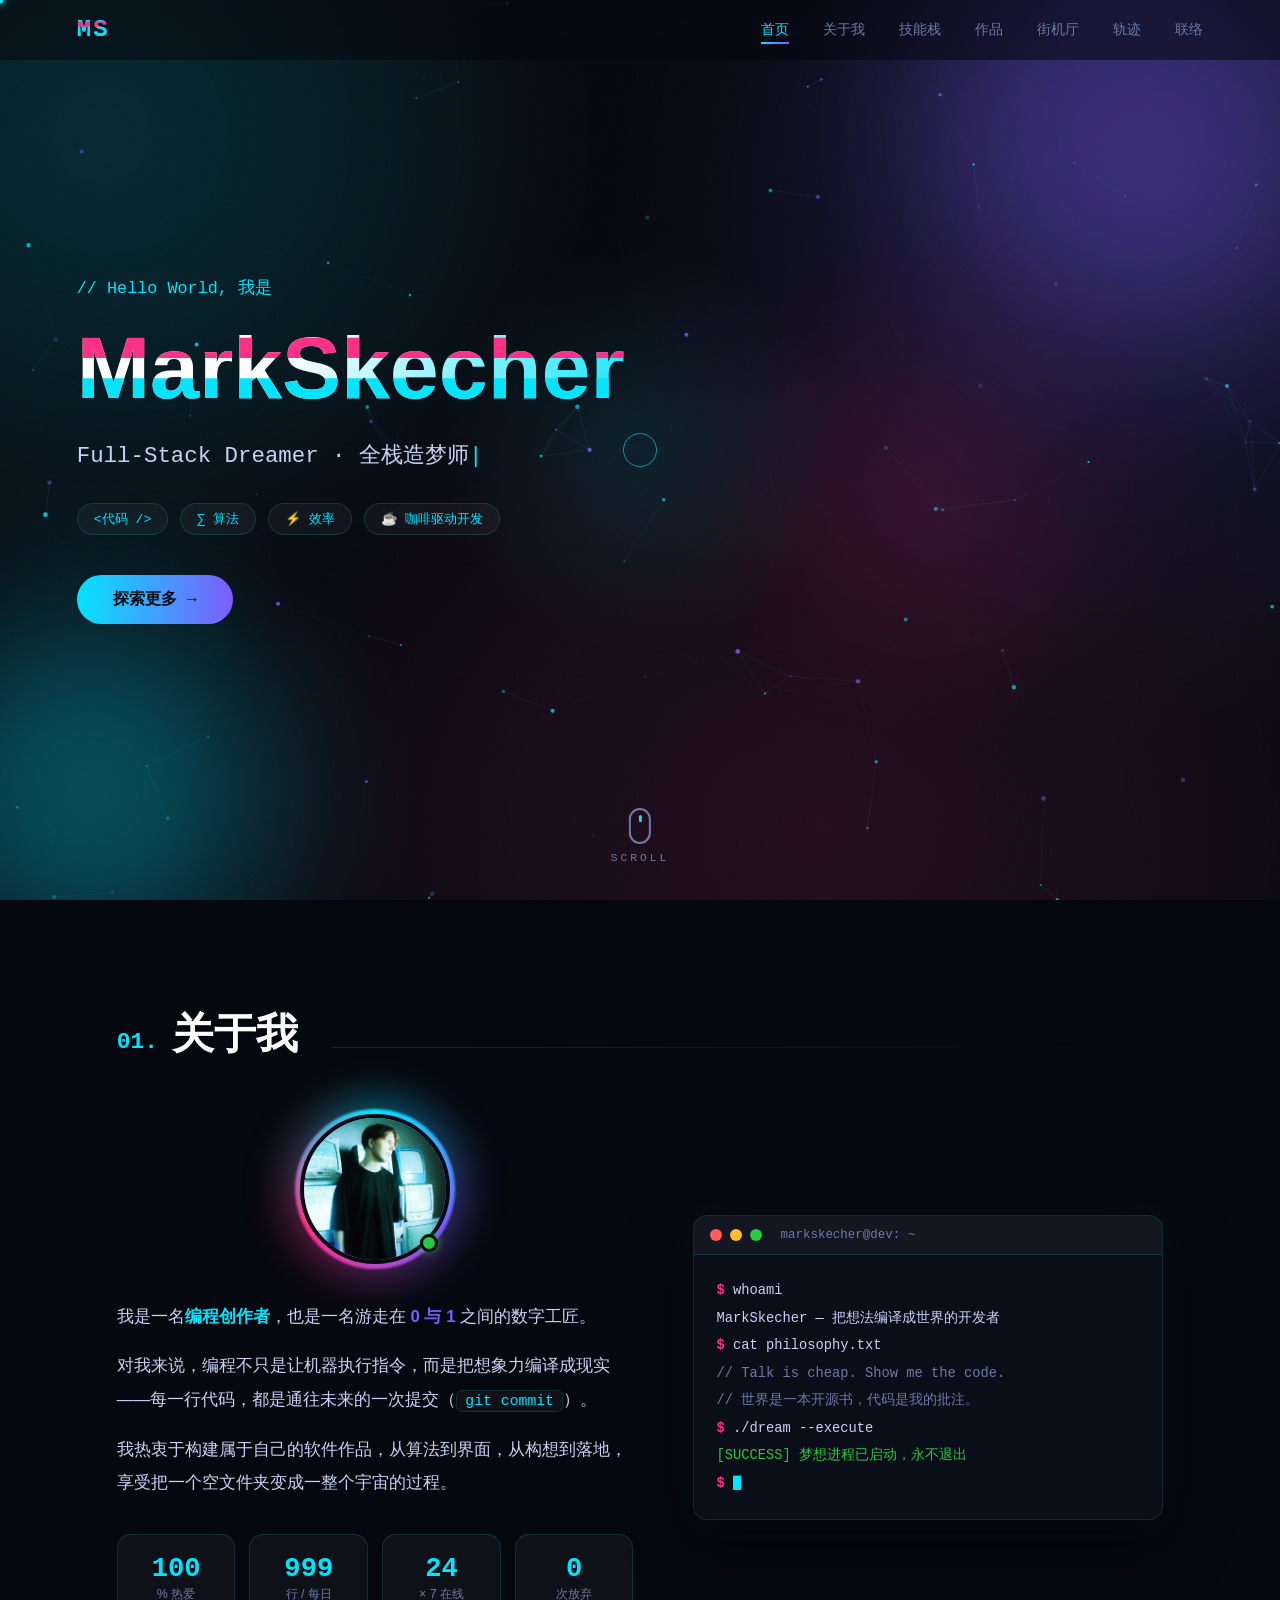
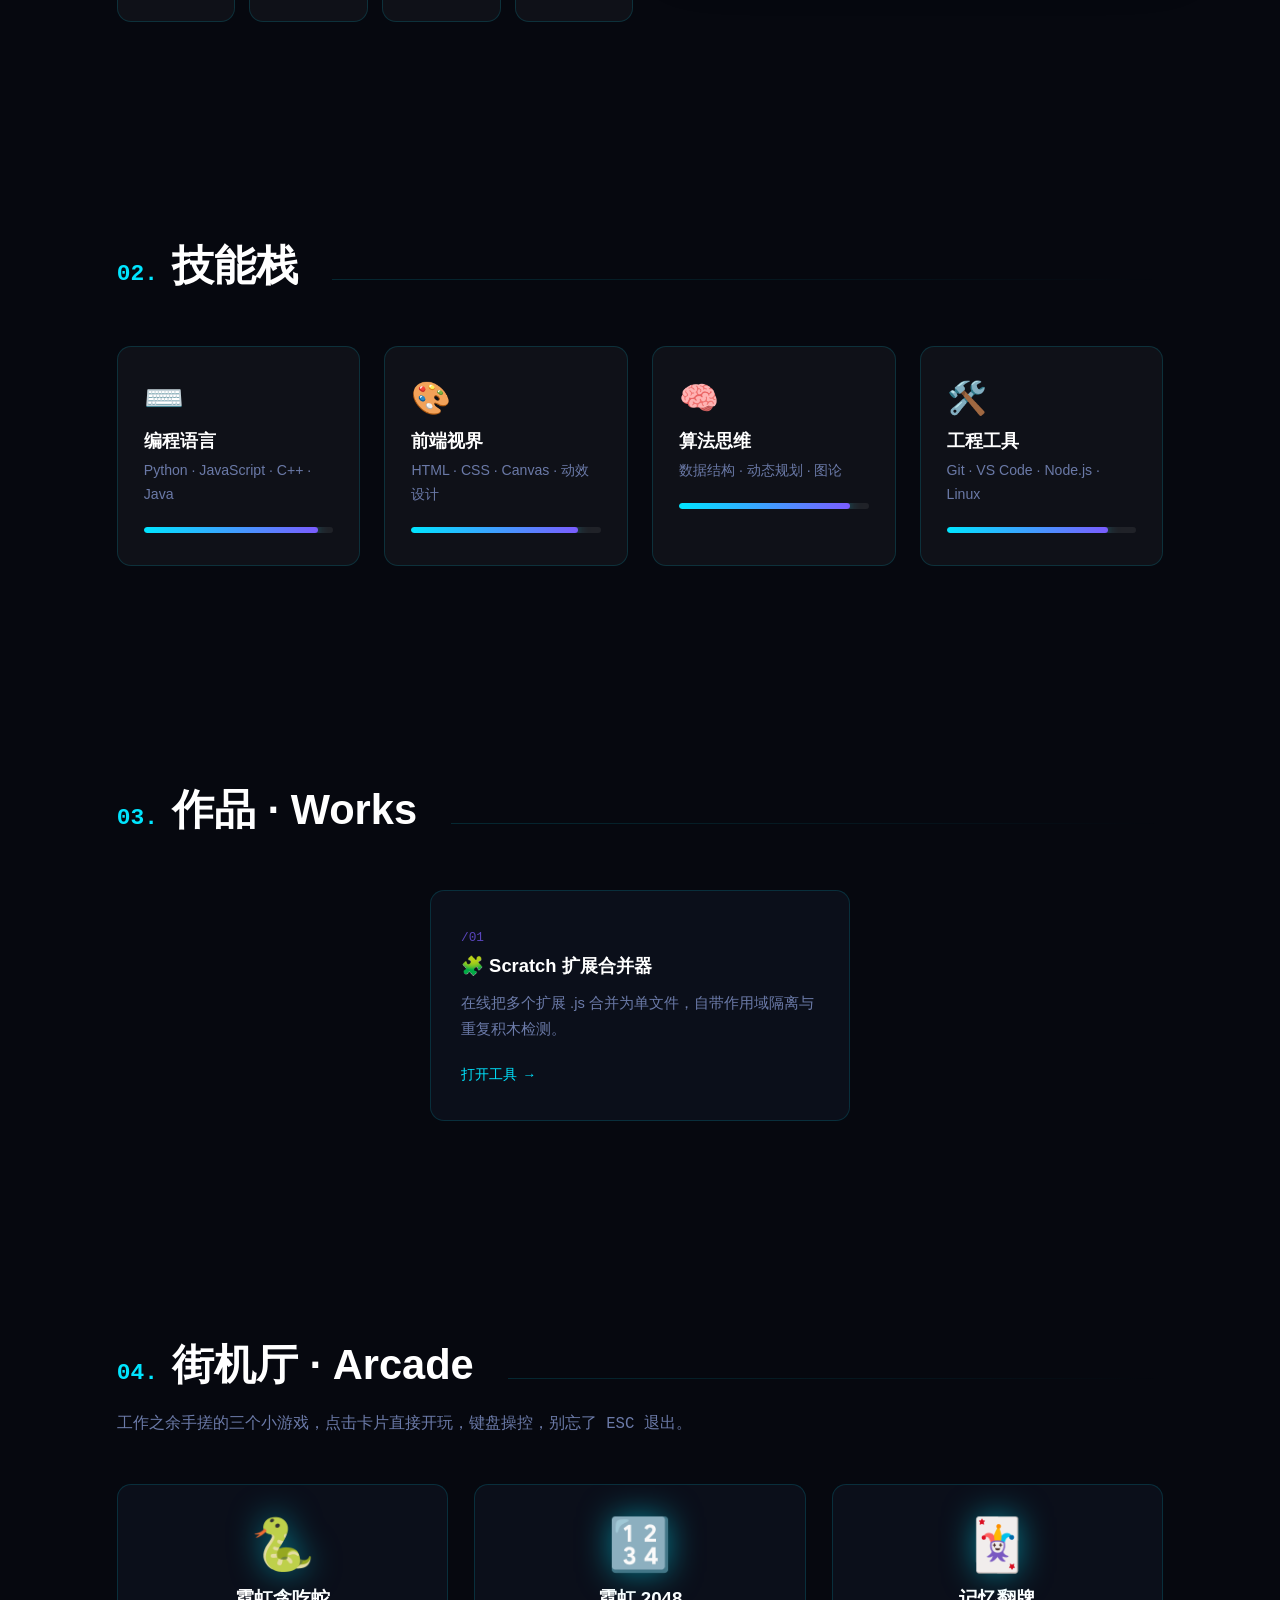
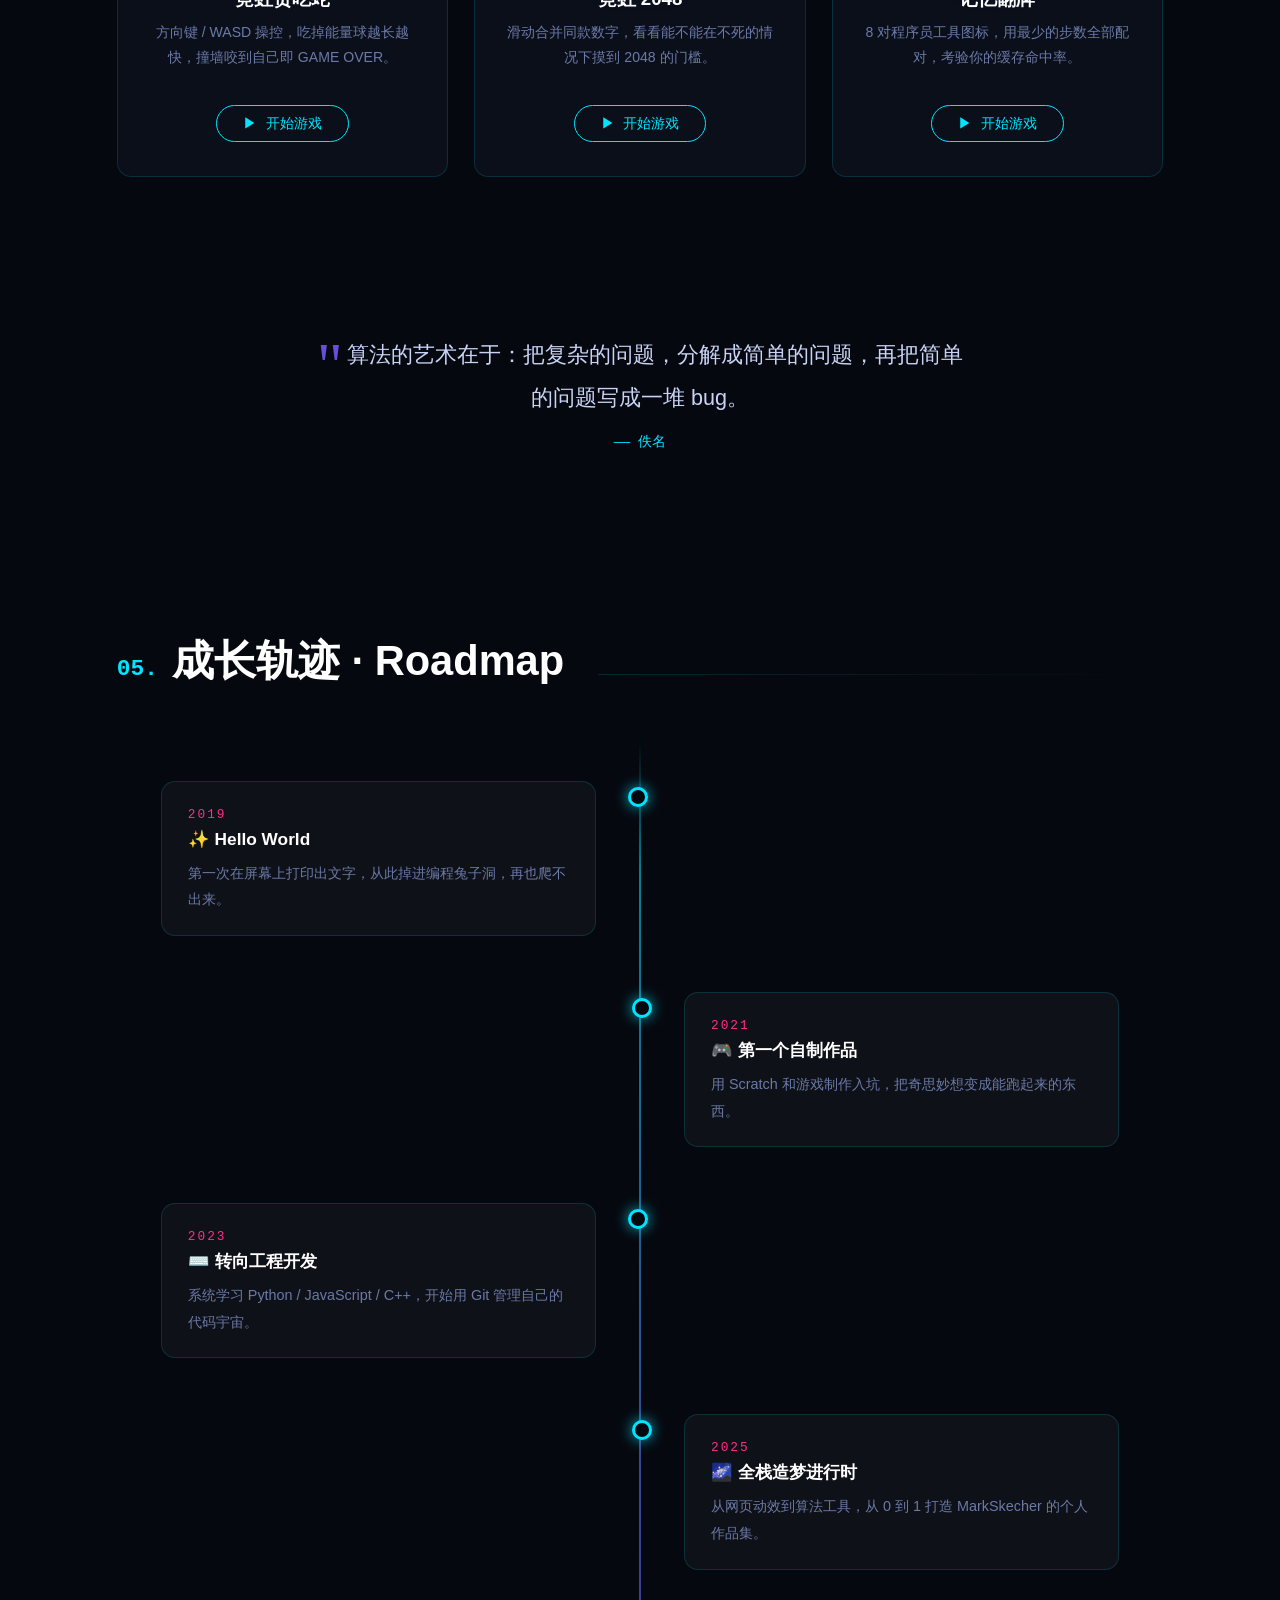
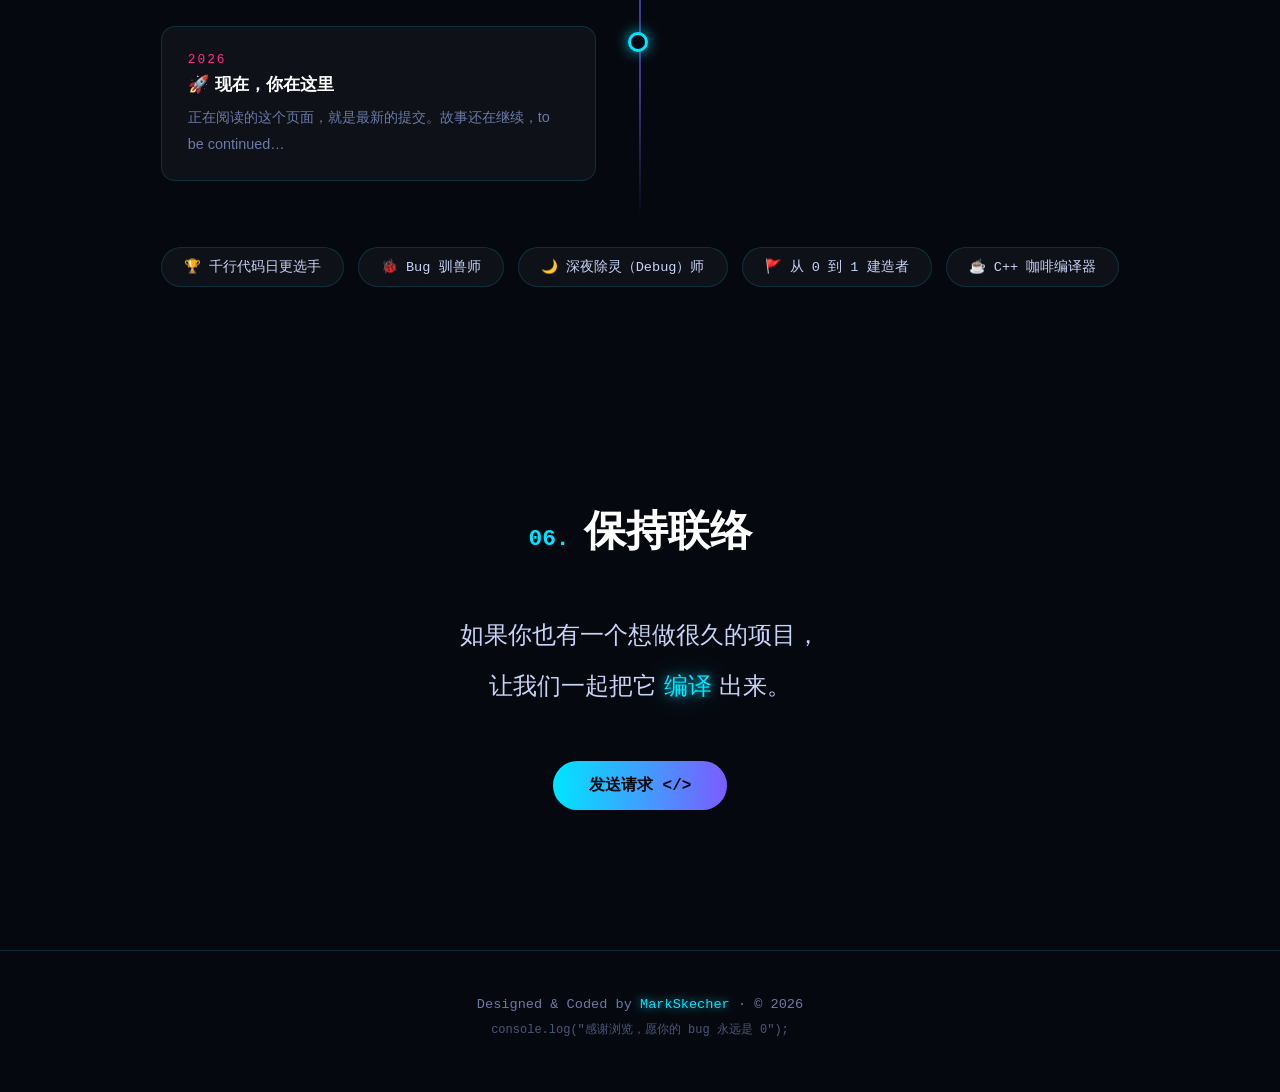
<file: index.html>
<!DOCTYPE html>
<html lang="zh-CN">
<head>
  <meta charset="UTF-8">
  <meta name="viewport" content="width=device-width, initial-scale=1.0">
  <title>MarkSkecher · 个人简介</title>

  <!-- 分模块样式 -->
  <link rel="stylesheet" href="css/base.css">
  <link rel="stylesheet" href="css/layout.css">
  <link rel="stylesheet" href="css/components.css">
  <link rel="stylesheet" href="css/effects.css">
  <link rel="stylesheet" href="css/games.css">
</head>
<body>

  <!-- 开场加载动画 -->
  <div id="loader" class="loader">
    <div class="loader-logo glitch" data-text="MS">MS</div>
    <div class="loader-bar"><span></span></div>
    <p class="loader-text">INITIALIZING<span class="loader-dots">...</span></p>
  </div>

  <!-- 自定义光标 -->
  <div class="cursor-dot"></div>
  <div class="cursor-ring"></div>

  <!-- 顶部滚动进度条 -->
  <div class="scroll-progress"><span id="scroll-bar"></span></div>

  <!-- 粒子背景画布 -->
  <canvas id="particle-canvas"></canvas>

  <!-- 噪点纹理覆盖层 -->
  <div class="noise-overlay"></div>

  <!-- 导航栏 -->
  <nav class="navbar">
    <div class="logo glitch" data-text="MS">MS</div>
    <ul class="nav-links">
      <li><a href="#hero" class="active">首页</a></li>
      <li><a href="#about">关于我</a></li>
      <li><a href="#skills">技能栈</a></li>
      <li><a href="#works">作品</a></li>
      <li><a href="#games">街机厅</a></li>
      <li><a href="#roadmap">轨迹</a></li>
      <li><a href="#contact">联络</a></li>
    </ul>
    <div class="burger"><span></span><span></span><span></span></div>
  </nav>

  <!-- 首屏 Hero -->
  <header id="hero" class="hero">
    <div class="orb orb-1"></div>
    <div class="orb orb-2"></div>
    <div class="orb orb-3"></div>
    <div class="aurora"></div>

    <div class="hero-content">
      <p class="hero-greet reveal">// Hello World, 我是</p>
      <h1 class="hero-name glitch" data-text="MarkSkecher">MarkSkecher</h1>
      <p class="hero-typing"><span id="typewriter"></span><span class="cursor">|</span></p>
      <div class="hero-tags">
        <span class="tag">&lt;代码 /&gt;</span>
        <span class="tag">∑ 算法</span>
        <span class="tag">⚡ 效率</span>
        <span class="tag">☕ 咖啡驱动开发</span>
      </div>
      <a href="#about" class="btn-glow magnetic">探索更多<span class="btn-arrow">→</span></a>
    </div>

    <div class="scroll-hint">
      <div class="mouse"><div class="wheel"></div></div>
      <span>SCROLL</span>
    </div>
  </header>

  <!-- 关于我 -->
  <section id="about" class="section">
    <h2 class="section-title reveal"><span class="index">01.</span>关于我</h2>
    <div class="about-grid">
      <div class="about-text reveal">
        <div class="avatar-frame">
          <img src="images/avatar.jpg" alt="MarkSkecher 头像" onerror="this.classList.add('missing')">
          <span class="avatar-fallback">MS</span>
          <span class="avatar-status" title="在线"></span>
        </div>
        <p>我是一名<strong>编程创作者</strong>，也是一名游走在 <em>0 与 1</em> 之间的数字工匠。</p>
        <p>对我来说，编程不只是让机器执行指令，而是把想象力编译成现实——每一行代码，都是通往未来的一次提交（<code>git commit</code>）。</p>
        <p>我热衷于构建属于自己的软件作品，从算法到界面，从构想到落地，享受把一个空文件夹变成一整个宇宙的过程。</p>
        <div class="stats">
          <div class="stat"><span class="stat-num" data-count="100">0</span><span class="stat-label">% 热爱</span></div>
          <div class="stat"><span class="stat-num" data-count="999">0</span><span class="stat-label">行 / 每日</span></div>
          <div class="stat"><span class="stat-num" data-count="24">0</span><span class="stat-label">× 7 在线</span></div>
          <div class="stat"><span class="stat-num" data-count="0">0</span><span class="stat-label">次放弃</span></div>
        </div>
      </div>
      <div class="terminal reveal tilt">
        <div class="terminal-bar">
          <i class="dot red"></i><i class="dot yellow"></i><i class="dot green"></i>
          <span class="terminal-title">markskecher@dev: ~</span>
        </div>
        <pre class="terminal-body"><code><span class="ln-prompt">$</span> whoami
<span class="ln-out">MarkSkecher — 把想法编译成世界的开发者</span>
<span class="ln-prompt">$</span> cat philosophy.txt
<span class="ln-comment">// Talk is cheap. Show me the code.</span>
<span class="ln-comment">// 世界是一本开源书，代码是我的批注。</span>
<span class="ln-prompt">$</span> ./dream --execute
<span class="ln-ok">[SUCCESS] 梦想进程已启动，永不退出</span>
<span class="ln-prompt">$</span> <span class="terminal-cursor">█</span></code></pre>
      </div>
    </div>
  </section>

  <!-- 技能栈 -->
  <section id="skills" class="section">
    <h2 class="section-title reveal"><span class="index">02.</span>技能栈</h2>
    <div class="skills-grid">
      <div class="skill-card reveal tilt">
        <div class="skill-icon">⌨️</div>
        <h3>编程语言</h3>
        <p>Python · JavaScript · C++ · Java</p>
        <div class="bar"><div class="bar-fill" style="--w:92%"></div></div>
      </div>
      <div class="skill-card reveal tilt">
        <div class="skill-icon">🎨</div>
        <h3>前端视界</h3>
        <p>HTML · CSS · Canvas · 动效设计</p>
        <div class="bar"><div class="bar-fill" style="--w:88%"></div></div>
      </div>
      <div class="skill-card reveal tilt">
        <div class="skill-icon">🧠</div>
        <h3>算法思维</h3>
        <p>数据结构 · 动态规划 · 图论</p>
        <div class="bar"><div class="bar-fill" style="--w:90%"></div></div>
      </div>
      <div class="skill-card reveal tilt">
        <div class="skill-icon">🛠️</div>
        <h3>工程工具</h3>
        <p>Git · VS Code · Node.js · Linux</p>
        <div class="bar"><div class="bar-fill" style="--w:85%"></div></div>
      </div>
    </div>
  </section>

  <!-- 作品 -->
  <section id="works" class="section">
    <h2 class="section-title reveal"><span class="index">03.</span>作品 · Works</h2>
    <div class="works-grid">
      <a class="work-card reveal tilt" href="extension-merger.html">
        <div class="work-glow"></div>
        <span class="work-index">/01</span>
        <h3>🧩 Scratch 扩展合并器</h3>
        <p>在线把多个扩展 .js 合并为单文件，自带作用域隔离与重复积木检测。</p>
        <span class="work-link">打开工具 →</span>
      </a>
    </div>
  </section>

  <!-- 街机厅 · 小游戏 -->
  <section id="games" class="section">
    <h2 class="section-title reveal"><span class="index">04.</span>街机厅 · Arcade</h2>
    <p class="section-lead reveal">工作之余手搓的三个小游戏，点击卡片直接开玩，键盘操控，别忘了 ESC 退出。</p>
    <div class="games-grid">
      <div class="game-card reveal" data-game="snake">
        <div class="game-preview">🐍</div>
        <h3>霓虹贪吃蛇</h3>
        <p>方向键 / WASD 操控，吃掉能量球越长越快，撞墙咬到自己即 GAME OVER。</p>
        <span class="btn-play">▶ 开始游戏</span>
      </div>
      <div class="game-card reveal" data-game="game2048">
        <div class="game-preview">🔢</div>
        <h3>霓虹 2048</h3>
        <p>滑动合并同款数字，看看能不能在不死的情况下摸到 2048 的门槛。</p>
        <span class="btn-play">▶ 开始游戏</span>
      </div>
      <div class="game-card reveal" data-game="memory">
        <div class="game-preview">🃏</div>
        <h3>记忆翻牌</h3>
        <p>8 对程序员工具图标，用最少的步数全部配对，考验你的缓存命中率。</p>
        <span class="btn-play">▶ 开始游戏</span>
      </div>
    </div>
  </section>

  <!-- 编程箴言轮播 -->
  <div class="credo reveal">
    <span class="credo-mark">"</span>
    <p id="credo-text">算法的艺术在于：把复杂的问题，分解成简单的问题，再把简单的问题写成一堆 bug。</p>
    <span class="credo-author" id="credo-author">—— 佚名</span>
  </div>

  <!-- 成长轨迹 -->
  <section id="roadmap" class="section">
    <h2 class="section-title reveal"><span class="index">05.</span>成长轨迹 · Roadmap</h2>
    <div class="timeline">
      <div class="t-item reveal">
        <div class="t-card">
          <time>2019</time>
          <h3>✨ Hello World</h3>
          <p>第一次在屏幕上打印出文字，从此掉进编程兔子洞，再也爬不出来。</p>
        </div>
      </div>
      <div class="t-item reveal">
        <div class="t-card">
          <time>2021</time>
          <h3>🎮 第一个自制作品</h3>
          <p>用 Scratch 和游戏制作入坑，把奇思妙想变成能跑起来的东西。</p>
        </div>
      </div>
      <div class="t-item reveal">
        <div class="t-card">
          <time>2023</time>
          <h3>⌨️ 转向工程开发</h3>
          <p>系统学习 Python / JavaScript / C++，开始用 Git 管理自己的代码宇宙。</p>
        </div>
      </div>
      <div class="t-item reveal">
        <div class="t-card">
          <time>2025</time>
          <h3>🌌 全栈造梦进行时</h3>
          <p>从网页动效到算法工具，从 0 到 1 打造 MarkSkecher 的个人作品集。</p>
        </div>
      </div>
      <div class="t-item reveal">
        <div class="t-card">
          <time>2026</time>
          <h3>🚀 现在，你在这里</h3>
          <p>正在阅读的这个页面，就是最新的提交。故事还在继续，to be continued…</p>
        </div>
      </div>
    </div>
    <div class="badges reveal">
      <span class="badge">🏆 千行代码日更选手</span>
      <span class="badge">🐞 Bug 驯兽师</span>
      <span class="badge">🌙 深夜除灵（Debug）师</span>
      <span class="badge">🚩 从 0 到 1 建造者</span>
      <span class="badge">☕ C++ 咖啡编译器</span>
    </div>
  </section>

  <!-- 联络 -->
  <section id="contact" class="section contact">
    <h2 class="section-title reveal center"><span class="index">06.</span>保持联络</h2>
    <p class="contact-text reveal">如果你也有一个想做很久的项目，<br>让我们一起把它 <span class="neon">编译</span> 出来。</p>
    <a href="mailto:scratch202161@outlook.com" class="btn-glow magnetic reveal">发送请求 &lt;/&gt;</a>
  </section>

  <footer class="footer">
    <p>Designed &amp; Coded by <span class="neon">MarkSkecher</span> · © 2026</p>
    <p class="footer-sub">console.log("感谢浏览，愿你的 bug 永远是 0");</p>
  </footer>

  <!-- 游戏弹窗 -->
  <div class="game-modal" id="game-modal" aria-hidden="true">
    <div class="game-modal-box">
      <div class="game-modal-head">
        <span class="game-modal-title" id="game-title">游戏</span>
        <span class="game-score">SCORE <b id="game-score">0</b></span>
        <button class="game-close" id="game-close" title="退出 (ESC)">✕</button>
      </div>
      <div class="game-stage" id="game-stage"></div>
      <p class="game-hint" id="game-hint"></p>
    </div>
  </div>

  <!-- 分模块脚本 -->
  <script src="js/particles.js"></script>
  <script src="js/typing.js"></script>
  <script src="js/effects.js"></script>
  <script src="js/games/snake.js"></script>
  <script src="js/games/game2048.js"></script>
  <script src="js/games/memory.js"></script>
  <script src="js/games-hub.js"></script>
  <script src="js/quotes.js"></script>
  <script src="js/main.js"></script>
</body>
</html>
</file>
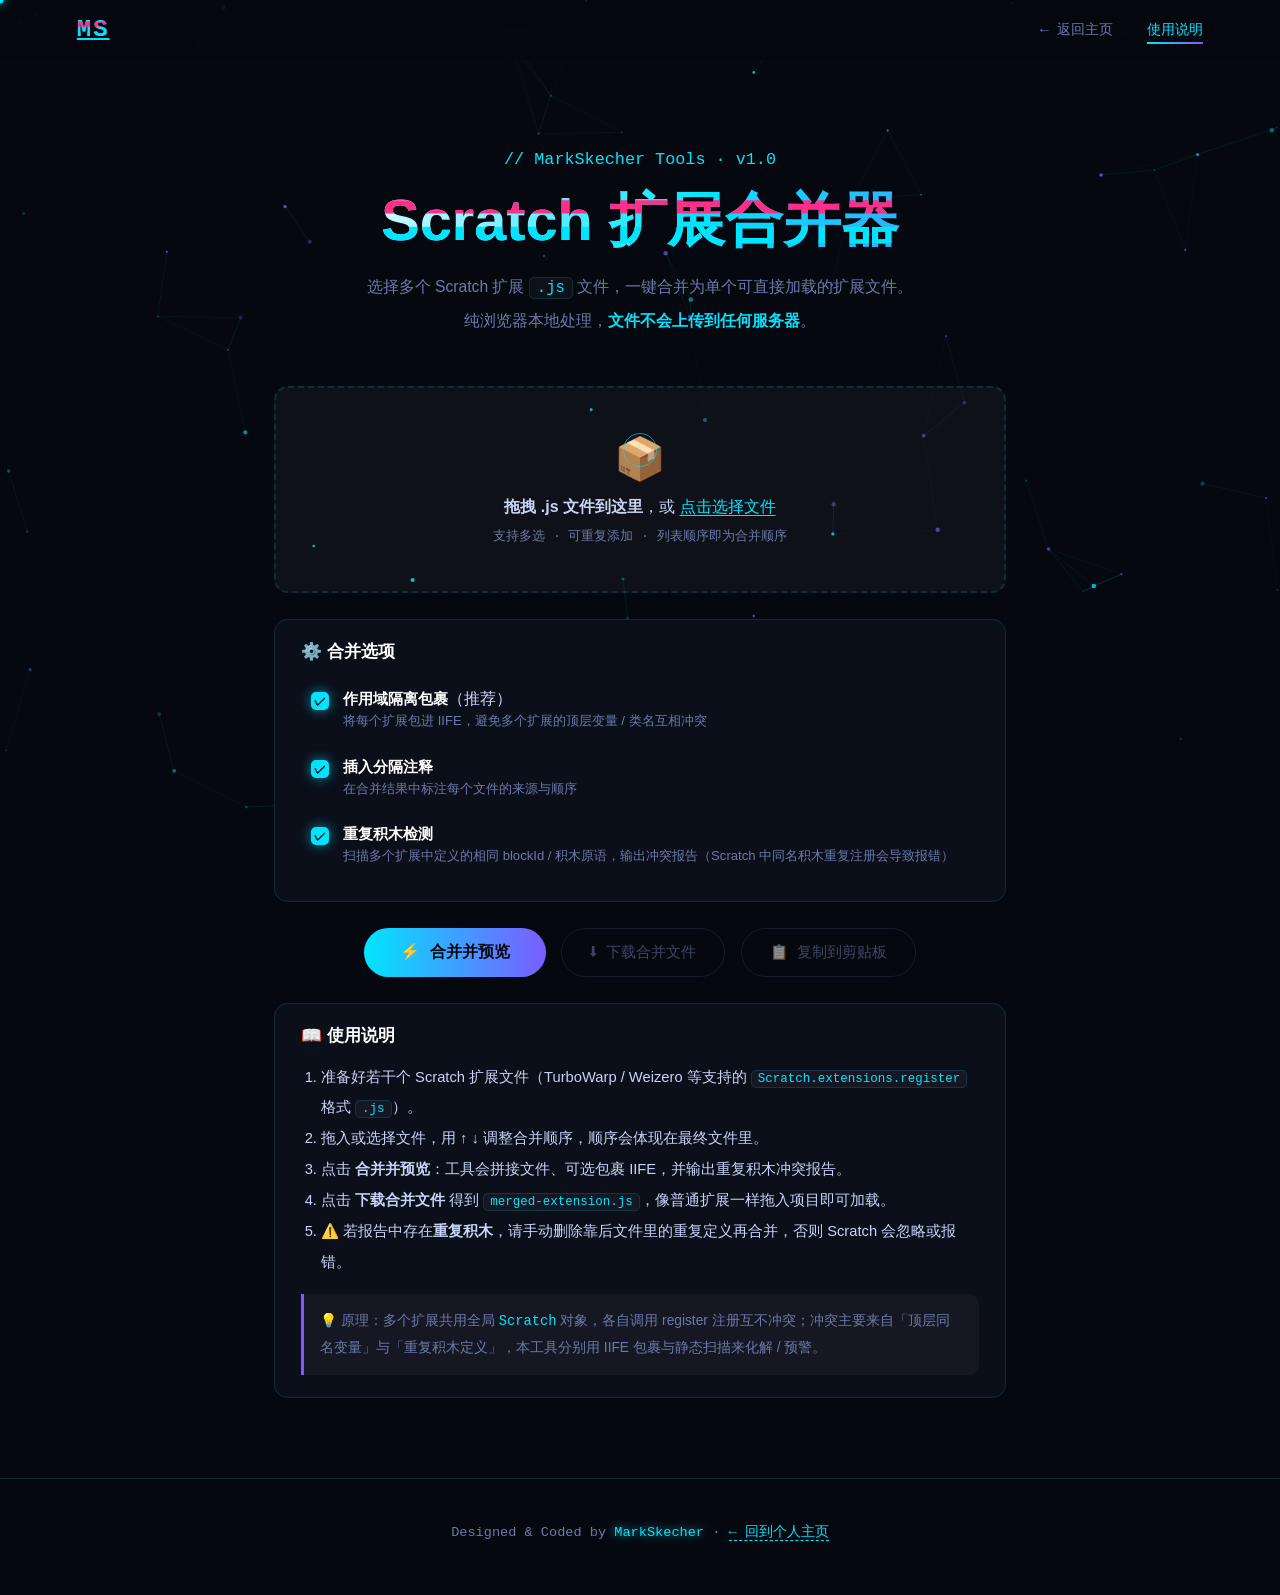
<file: extension-merger.html>
<!DOCTYPE html>
<html lang="zh-CN">
<head>
  <meta charset="UTF-8">
  <meta name="viewport" content="width=device-width, initial-scale=1.0">
  <title>Scratch 扩展合并器 · MarkSkecher Tools</title>
  <link rel="stylesheet" href="css/base.css">
  <link rel="stylesheet" href="css/layout.css">
  <link rel="stylesheet" href="css/components.css">
  <link rel="stylesheet" href="css/effects.css">
  <link rel="stylesheet" href="css/tool-merger.css">
</head>
<body>

  <!-- 自定义光标 -->
  <div class="cursor-dot"></div>
  <div class="cursor-ring"></div>

  <!-- 顶部滚动进度条 -->
  <div class="scroll-progress"><span id="scroll-bar"></span></div>

  <!-- 粒子背景 -->
  <canvas id="particle-canvas"></canvas>

  <!-- 导航栏 -->
  <nav class="navbar">
    <a class="logo glitch" href="index.html" data-text="MS">MS</a>
    <ul class="nav-links">
      <li><a href="index.html">← 返回主页</a></li>
      <li><a href="#usage">使用说明</a></li>
    </ul>
  </nav>

  <!-- 工具头部 -->
  <header class="tool-hero">
    <p class="hero-greet">// MarkSkecher Tools · v1.0</p>
    <h1 class="tool-name glitch" data-text="Scratch 扩展合并器">Scratch 扩展合并器</h1>
    <p class="tool-desc">选择多个 Scratch 扩展 <code>.js</code> 文件，一键合并为单个可直接加载的扩展文件。<br>纯浏览器本地处理，<strong>文件不会上传到任何服务器</strong>。</p>
  </header>

  <main class="tool-main">

    <!-- 拖拽/选择区 -->
    <div id="dropzone" class="dropzone reveal">
      <input type="file" id="file-input" accept=".js,.txt" multiple hidden>
      <div class="dropzone-icon">📦</div>
      <p><strong>拖拽 .js 文件到这里</strong>，或 <span class="dz-btn">点击选择文件</span></p>
      <p class="dropzone-sub">支持多选 · 可重复添加 · 列表顺序即为合并顺序</p>
    </div>

    <!-- 文件列表 -->
    <section class="panel reveal" id="file-panel" hidden>
      <div class="panel-head">
        <h2>📄 待合并文件 <span class="count-chip" id="file-count">0</span></h2>
        <span class="total-size" id="total-size">0 KB</span>
      </div>
      <ol class="file-list" id="file-list"></ol>
      <div class="toolbar">
        <button class="btn-mini danger" id="btn-clear">🗑 清空列表</button>
      </div>
    </section>

    <!-- 合并选项 -->
    <section class="panel reveal">
      <div class="panel-head"><h2>⚙️ 合并选项</h2></div>
      <label class="opt">
        <input type="checkbox" id="opt-iife" checked>
        <span><strong>作用域隔离包裹</strong>（推荐）<br><em>将每个扩展包进 IIFE，避免多个扩展的顶层变量 / 类名互相冲突</em></span>
      </label>
      <label class="opt">
        <input type="checkbox" id="opt-header" checked>
        <span><strong>插入分隔注释</strong><br><em>在合并结果中标注每个文件的来源与顺序</em></span>
      </label>
      <label class="opt">
        <input type="checkbox" id="opt-dedupe" checked>
        <span><strong>重复积木检测</strong><br><em>扫描多个扩展中定义的相同 blockId / 积木原语，输出冲突报告（Scratch 中同名积木重复注册会导致报错）</em></span>
      </label>
    </section>

    <!-- 操作按钮 -->
    <div class="actions reveal">
      <button class="btn-glow" id="btn-merge">⚡ 合并并预览</button>
      <button class="btn-ghost" id="btn-download" disabled>⬇ 下载合并文件</button>
      <button class="btn-ghost" id="btn-copy" disabled>📋 复制到剪贴板</button>
    </div>

    <!-- 检测报告 -->
    <section class="panel report-panel reveal" id="report-panel" hidden>
      <div class="panel-head"><h2>🔍 检测报告</h2></div>
      <div id="report-body"></div>
    </section>

    <!-- 代码预览 -->
    <section class="panel reveal" id="preview-panel" hidden>
      <div class="panel-head">
        <h2>👀 合并结果预览</h2>
        <span class="total-size" id="merged-size"></span>
      </div>
      <pre class="code-preview" id="code-preview"></pre>
    </section>

    <!-- 使用说明 -->
    <section class="panel reveal" id="usage">
      <div class="panel-head"><h2>📖 使用说明</h2></div>
      <ol class="usage-list">
        <li>准备好若干个 Scratch 扩展文件（TurboWarp / Weizero 等支持的 <code>Scratch.extensions.register</code> 格式 <code>.js</code>）。</li>
        <li>拖入或选择文件，用 ↑ ↓ 调整合并顺序，顺序会体现在最终文件里。</li>
        <li>点击 <strong>合并并预览</strong>：工具会拼接文件、可选包裹 IIFE，并输出重复积木冲突报告。</li>
        <li>点击 <strong>下载合并文件</strong> 得到 <code>merged-extension.js</code>，像普通扩展一样拖入项目即可加载。</li>
        <li>⚠️ 若报告中存在<strong>重复积木</strong>，请手动删除靠后文件里的重复定义再合并，否则 Scratch 会忽略或报错。</li>
      </ol>
      <p class="usage-note">💡 原理：多个扩展共用全局 <code>Scratch</code> 对象，各自调用 register 注册互不冲突；冲突主要来自「顶层同名变量」与「重复积木定义」，本工具分别用 IIFE 包裹与静态扫描来化解 / 预警。</p>
    </section>

  </main>

  <footer class="footer">
    <p>Designed &amp; Coded by <span class="neon">MarkSkecher</span> · <a class="foot-link" href="index.html">← 回到个人主页</a></p>
  </footer>

  <script src="js/particles.js"></script>
  <script src="js/effects.js"></script>
  <script src="js/merger.js"></script>
  <script src="js/main.js"></script>
</body>
</html>
</file>
<file: css/base.css>
/* ============================================================
   base.css · 设计令牌 / 重置 / 全局排版
   ============================================================ */

:root {
  --bg: #06080f;
  --bg-soft: #0b0f1a;
  --neon: #00e5ff;
  --neon-2: #7b5cff;
  --neon-3: #ff2e88;
  --text: #c8d3f5;
  --text-dim: #6b7aa8;
  --card: rgba(255, 255, 255, 0.04);
  --border: rgba(0, 229, 255, 0.15);
  --radius: 14px;
  --font-mono: "Cascadia Code", "JetBrains Mono", Consolas, monospace;
  --ease-out: cubic-bezier(0.2, 0.8, 0.2, 1);
}

* { margin: 0; padding: 0; box-sizing: border-box; }

html { scroll-behavior: smooth; }

body {
  background: var(--bg);
  color: var(--text);
  font-family: "Segoe UI", "Microsoft YaHei", sans-serif;
  overflow-x: hidden;
  cursor: none; /* 交给自定义光标 */
}

a { cursor: none; }

::selection { background: var(--neon); color: var(--bg); }

/* 定制滚动条 */
::-webkit-scrollbar { width: 8px; }
::-webkit-scrollbar-track { background: var(--bg); }
::-webkit-scrollbar-thumb {
  background: linear-gradient(var(--neon), var(--neon-2));
  border-radius: 4px;
}

h1, h2, h3 { line-height: 1.15; }

.neon {
  color: var(--neon);
  text-shadow: 0 0 10px rgba(0, 229, 255, 0.8), 0 0 30px rgba(0, 229, 255, 0.4);
}

/* 触屏设备恢复默认光标 */
@media (hover: none) {
  body, a { cursor: auto; }
  .cursor-dot, .cursor-ring { display: none; }
}
</file>
<file: css/layout.css>
/* ============================================================
   layout.css · 页面骨架 / 导航 / Hero / 区块 / 响应式
   ============================================================ */

/* ---------- 背景层 ---------- */
#particle-canvas {
  position: fixed;
  inset: 0;
  z-index: 0;
  pointer-events: none;
}

/* ---------- 导航栏 ---------- */
.navbar {
  position: fixed;
  top: 0; left: 0; right: 0;
  z-index: 100;
  display: flex;
  align-items: center;
  justify-content: space-between;
  padding: 16px 6vw;
  background: rgba(6, 8, 15, 0.55);
  backdrop-filter: blur(14px);
  border-bottom: 1px solid transparent;
  transition: border-color 0.4s, padding 0.4s;
}
.navbar.scrolled {
  border-bottom-color: var(--border);
  padding: 10px 6vw;
}

.logo {
  font-family: var(--font-mono);
  font-size: 1.5rem;
  font-weight: 700;
  color: var(--neon);
  letter-spacing: 2px;
}

.nav-links {
  display: flex;
  gap: 34px;
  list-style: none;
}
.nav-links a {
  color: var(--text-dim);
  text-decoration: none;
  font-size: 0.9rem;
  font-family: var(--font-mono);
  position: relative;
  transition: color 0.3s;
}
.nav-links a::after {
  content: "";
  position: absolute;
  left: 0; bottom: -6px;
  width: 0; height: 2px;
  background: linear-gradient(90deg, var(--neon), var(--neon-2));
  transition: width 0.3s;
}
.nav-links a:hover, .nav-links a.active { color: var(--neon); }
.nav-links a:hover::after, .nav-links a.active::after { width: 100%; }

.burger { display: none; cursor: pointer; }
.burger span {
  display: block;
  width: 24px; height: 2px;
  background: var(--neon);
  margin: 5px 0;
  transition: 0.3s;
}

/* ---------- Hero ---------- */
.hero {
  position: relative;
  z-index: 1;
  min-height: 100vh;
  display: flex;
  align-items: center;
  padding: 0 6vw;
  overflow: hidden;
}

.hero-content { max-width: 860px; position: relative; z-index: 2; }

.hero-greet {
  font-family: var(--font-mono);
  color: var(--neon);
  font-size: 1.05rem;
  margin-bottom: 18px;
}

.hero-name {
  font-size: clamp(2.8rem, 8vw, 5.5rem);
  font-weight: 900;
  background: linear-gradient(120deg, #fff 20%, var(--neon) 55%, var(--neon-2));
  background-size: 200% auto;
  -webkit-background-clip: text;
  background-clip: text;
  -webkit-text-fill-color: transparent;
  animation: shine 6s linear infinite;
}
@keyframes shine { to { background-position: 200% center; } }

.hero-typing {
  font-family: var(--font-mono);
  font-size: clamp(1rem, 2.5vw, 1.4rem);
  color: var(--text);
  margin-top: 20px;
  min-height: 1.6em;
}
.cursor {
  color: var(--neon);
  animation: blink 0.9s steps(1) infinite;
}
@keyframes blink { 50% { opacity: 0; } }

.hero-tags {
  display: flex;
  flex-wrap: wrap;
  gap: 12px;
  margin-top: 28px;
}

/* 滚动提示 */
.scroll-hint {
  position: absolute;
  bottom: 36px; left: 50%;
  transform: translateX(-50%);
  display: flex;
  flex-direction: column;
  align-items: center;
  gap: 8px;
  color: var(--text-dim);
  font-family: var(--font-mono);
  font-size: 0.7rem;
  letter-spacing: 3px;
  z-index: 2;
}
.mouse {
  width: 22px; height: 36px;
  border: 2px solid var(--text-dim);
  border-radius: 12px;
  display: flex;
  justify-content: center;
  padding-top: 5px;
}
.wheel {
  width: 3px; height: 7px;
  background: var(--neon);
  border-radius: 2px;
  animation: wheel 1.6s ease-in-out infinite;
}
@keyframes wheel {
  0% { transform: translateY(0); opacity: 1; }
  70% { transform: translateY(12px); opacity: 0; }
  100% { opacity: 0; }
}

/* ---------- 通用 Section ---------- */
.section {
  position: relative;
  z-index: 1;
  padding: 110px 6vw;
  max-width: 1200px;
  margin: 0 auto;
}

.section-title {
  font-size: clamp(1.8rem, 4vw, 2.6rem);
  color: #fff;
  margin-bottom: 56px;
  display: flex;
  align-items: baseline;
  gap: 14px;
}
.section-title.center { justify-content: center; }
.section-title.center::after { display: none; }
.section-title::after {
  content: "";
  flex: 1;
  height: 1px;
  margin-left: 20px;
  background: linear-gradient(90deg, var(--border), transparent);
}
.index {
  font-family: var(--font-mono);
  font-size: 0.55em;
  color: var(--neon);
}

/* ---------- 关于我 ---------- */
.about-grid {
  display: grid;
  grid-template-columns: 1.1fr 1fr;
  gap: 60px;
  align-items: center;
}
.about-text p {
  font-size: 1.05rem;
  line-height: 2;
  margin-bottom: 16px;
}
.about-text strong { color: var(--neon); }
.about-text em { font-style: normal; color: var(--neon-2); font-weight: 700; }
.about-text code {
  font-family: var(--font-mono);
  background: var(--card);
  border: 1px solid var(--border);
  border-radius: 6px;
  padding: 2px 8px;
  color: var(--neon);
  font-size: 0.88em;
}

.stats {
  display: grid;
  grid-template-columns: repeat(4, 1fr);
  gap: 14px;
  margin-top: 34px;
}

/* ---------- 技能 / 作品 网格 ---------- */
.skills-grid {
  display: grid;
  grid-template-columns: repeat(auto-fit, minmax(240px, 1fr));
  gap: 24px;
}
.works-grid {
  display: grid;
  grid-template-columns: repeat(auto-fit, minmax(280px, 420px));
  justify-content: center;
  gap: 26px;
}

/* ---------- 联络 ---------- */
.contact { text-align: center; padding-bottom: 140px; }
.contact-text {
  font-size: clamp(1.1rem, 2.6vw, 1.5rem);
  line-height: 2.1;
  margin-bottom: 10px;
}

/* ---------- 页脚 ---------- */
.footer {
  position: relative;
  z-index: 1;
  text-align: center;
  padding: 40px 20px 50px;
  border-top: 1px solid var(--border);
  font-family: var(--font-mono);
  font-size: 0.85rem;
  color: var(--text-dim);
  line-height: 2;
}
.footer-sub { font-size: 0.75rem; opacity: 0.7; }

/* ---------- 响应式 ---------- */
@media (max-width: 900px) {
  .about-grid { grid-template-columns: 1fr; }
  .stats { grid-template-columns: repeat(2, 1fr); }
}
@media (max-width: 720px) {
  .burger { display: block; }
  .nav-links {
    position: fixed;
    top: 60px; right: -100%;
    flex-direction: column;
    background: rgba(6, 8, 15, 0.96);
    backdrop-filter: blur(18px);
    width: 70%;
    height: 100vh;
    padding: 50px 40px;
    gap: 28px;
    transition: right 0.4s var(--ease-out);
    border-left: 1px solid var(--border);
  }
  .nav-links.open { right: 0; }
}
</file>
<file: css/components.css>
/* ============================================================
   components.css · 标签 / 按钮 / 卡片 / 终端 / 加载器 / 光标
   ============================================================ */

/* ---------- 标签 ---------- */
.tag {
  font-family: var(--font-mono);
  font-size: 0.82rem;
  color: var(--neon);
  border: 1px solid var(--border);
  border-radius: 999px;
  padding: 6px 16px;
  background: var(--card);
  transition: 0.3s;
}
.tag:hover {
  border-color: var(--neon);
  box-shadow: 0 0 16px rgba(0, 229, 255, 0.35);
  transform: translateY(-2px);
}

/* ---------- 发光按钮 ---------- */
.btn-glow {
  display: inline-flex;
  align-items: center;
  gap: 10px;
  margin-top: 40px;
  padding: 14px 36px;
  font-family: var(--font-mono);
  font-size: 1rem;
  color: var(--bg);
  background: linear-gradient(90deg, var(--neon), var(--neon-2));
  border-radius: 999px;
  text-decoration: none;
  font-weight: 700;
  position: relative;
  transition: box-shadow 0.3s;
  will-change: transform;
}
.btn-glow::before {
  content: "";
  position: absolute;
  inset: 0;
  border-radius: inherit;
  background: linear-gradient(90deg, var(--neon), var(--neon-2));
  filter: blur(14px);
  opacity: 0;
  z-index: -1;
  transition: opacity 0.3s;
}
.btn-glow:hover {
  box-shadow: 0 10px 40px rgba(0, 229, 255, 0.4);
}
.btn-glow:hover::before { opacity: 0.7; }
.btn-arrow { transition: transform 0.3s; }
.btn-glow:hover .btn-arrow { transform: translateX(6px); }

/* ---------- 统计块 ---------- */
.stat {
  text-align: center;
  padding: 18px 6px;
  background: var(--card);
  border: 1px solid var(--border);
  border-radius: var(--radius);
  transition: 0.3s;
}
.stat:hover {
  border-color: var(--neon);
  box-shadow: 0 0 20px rgba(0, 229, 255, 0.2);
  transform: translateY(-4px);
}
.stat-num {
  display: block;
  font-family: var(--font-mono);
  font-size: 1.7rem;
  font-weight: 700;
  color: var(--neon);
}
.stat-label { font-size: 0.78rem; color: var(--text-dim); }

/* ---------- 终端窗口 ---------- */
.terminal {
  background: #0a0e18;
  border: 1px solid var(--border);
  border-radius: var(--radius);
  overflow: hidden;
  box-shadow: 0 24px 60px rgba(0, 0, 0, 0.6), 0 0 40px rgba(0, 229, 255, 0.06);
  transform-style: preserve-3d;
  transition: transform 0.2s ease-out;
}
.terminal-bar {
  display: flex;
  align-items: center;
  gap: 8px;
  padding: 12px 16px;
  background: rgba(255, 255, 255, 0.04);
  border-bottom: 1px solid var(--border);
}
.dot { width: 12px; height: 12px; border-radius: 50%; }
.dot.red { background: #ff5f57; }
.dot.yellow { background: #febc2e; }
.dot.green { background: #28c840; }
.terminal-title {
  margin-left: 10px;
  font-family: var(--font-mono);
  font-size: 0.78rem;
  color: var(--text-dim);
}
.terminal-body {
  padding: 22px;
  font-family: var(--font-mono);
  font-size: 0.86rem;
  line-height: 2;
  overflow-x: auto;
}
.ln-prompt { color: var(--neon-3); font-weight: 700; }
.ln-out { color: var(--text); }
.ln-comment { color: var(--text-dim); }
.ln-ok { color: #28c840; }
.terminal-cursor { color: var(--neon); animation: blink 1s steps(1) infinite; }

/* ---------- 技能卡 ---------- */
.skill-card {
  background: var(--card);
  border: 1px solid var(--border);
  border-radius: var(--radius);
  padding: 32px 26px;
  position: relative;
  overflow: hidden;
  transition: border-color 0.35s;
  transform-style: preserve-3d;
}
.skill-card:hover { border-color: var(--neon); }
.skill-icon { font-size: 2rem; margin-bottom: 14px; }
.skill-card h3 { color: #fff; margin-bottom: 8px; font-size: 1.1rem; }
.skill-card p { color: var(--text-dim); font-size: 0.88rem; margin-bottom: 20px; line-height: 1.7; }

.bar {
  height: 6px;
  background: rgba(255, 255, 255, 0.07);
  border-radius: 3px;
  overflow: hidden;
}
.bar-fill {
  height: 100%;
  width: 0;
  border-radius: 3px;
  background: linear-gradient(90deg, var(--neon), var(--neon-2));
  box-shadow: 0 0 12px rgba(0, 229, 255, 0.6);
  transition: width 1.4s var(--ease-out);
}
.skill-card.in-view .bar-fill { width: var(--w); }

/* ---------- 作品卡 ---------- */
.work-card {
  position: relative;
  display: block;
  text-decoration: none;
  background: var(--bg-soft);
  border: 1px solid var(--border);
  border-radius: var(--radius);
  padding: 36px 30px;
  overflow: hidden;
  transform-style: preserve-3d;
  transition: box-shadow 0.35s, border-color 0.35s;
}
.work-card:hover {
  border-color: var(--neon);
  box-shadow: 0 24px 50px rgba(0, 0, 0, 0.5);
}
.work-glow {
  position: absolute;
  inset: -60%;
  background: conic-gradient(from 0deg, transparent 70%, var(--neon) 85%, var(--neon-2) 100%);
  opacity: 0;
  animation: spin 4s linear infinite;
  transition: opacity 0.4s;
}
.work-card:hover .work-glow { opacity: 0.25; }
@keyframes spin { to { transform: rotate(360deg); } }
.work-index {
  font-family: var(--font-mono);
  font-size: 0.8rem;
  color: var(--neon-2);
  opacity: 0.7;
}
.work-card h3 { color: #fff; font-size: 1.15rem; margin: 10px 0 14px; position: relative; }
.work-card p {
  color: var(--text-dim);
  font-size: 0.92rem;
  line-height: 1.8;
  margin-bottom: 22px;
  position: relative;
}
.work-link {
  font-family: var(--font-mono);
  font-size: 0.85rem;
  color: var(--neon);
  position: relative;
  transition: letter-spacing 0.3s;
}
.work-card:hover .work-link { letter-spacing: 2px; }

/* ---------- 开场加载动画 ---------- */
.loader {
  position: fixed;
  inset: 0;
  z-index: 9999;
  background: var(--bg);
  display: flex;
  flex-direction: column;
  align-items: center;
  justify-content: center;
  gap: 22px;
  transition: opacity 0.6s, visibility 0.6s;
}
.loader.hidden { opacity: 0; visibility: hidden; }
.loader-logo {
  font-family: var(--font-mono);
  font-size: 4rem;
  font-weight: 900;
  color: var(--neon);
}
.loader-bar {
  width: 220px; height: 3px;
  background: rgba(255, 255, 255, 0.08);
  border-radius: 3px;
  overflow: hidden;
}
.loader-bar span {
  display: block;
  height: 100%;
  width: 0;
  background: linear-gradient(90deg, var(--neon), var(--neon-2));
  animation: load 1.6s var(--ease-out) forwards;
}
@keyframes load { to { width: 100%; } }
.loader-text {
  font-family: var(--font-mono);
  font-size: 0.8rem;
  letter-spacing: 4px;
  color: var(--text-dim);
}
.loader-dots { animation: blink 1s steps(1) infinite; }

/* ---------- 自定义光标 ---------- */
.cursor-dot,
.cursor-ring {
  position: fixed;
  top: 0; left: 0;
  z-index: 10000;
  pointer-events: none;
  border-radius: 50%;
  transform: translate(-50%, -50%);
}
.cursor-dot {
  width: 7px; height: 7px;
  background: var(--neon);
  box-shadow: 0 0 10px var(--neon);
}
.cursor-ring {
  width: 34px; height: 34px;
  border: 1.5px solid rgba(0, 229, 255, 0.6);
  transition: width 0.25s, height 0.25s, border-color 0.25s, background 0.25s;
}
.cursor-ring.hovering {
  width: 56px; height: 56px;
  background: rgba(0, 229, 255, 0.08);
  border-color: var(--neon);
}

/* ---------- 顶部滚动进度条 ---------- */
.scroll-progress {
  position: fixed;
  top: 0; left: 0; right: 0;
  height: 3px;
  z-index: 200;
  background: transparent;
}
#scroll-bar {
  display: block;
  height: 100%;
  width: 0;
  background: linear-gradient(90deg, var(--neon), var(--neon-3), var(--neon-2));
  box-shadow: 0 0 12px rgba(0, 229, 255, 0.7);
}

/* ---------- 头像相框（关于我） ---------- */
.avatar-frame {
  position: relative;
  width: 150px; height: 150px;
  margin: 0 auto 36px;
  border-radius: 50%;
}
/* 旋转霓虹光环 */
.avatar-frame::before {
  content: "";
  position: absolute;
  inset: -5px;
  border-radius: 50%;
  background: conic-gradient(from 0deg, var(--neon), var(--neon-2), var(--neon-3), var(--neon));
  animation: spin 4s linear infinite;
  filter: blur(1px);
}
/* 光环辉光 */
.avatar-frame::after {
  content: "";
  position: absolute;
  inset: -14px;
  border-radius: 50%;
  background: conic-gradient(from 0deg, var(--neon), var(--neon-2), var(--neon-3), var(--neon));
  filter: blur(22px);
  opacity: 0.45;
  z-index: -1;
  animation: pulse-glow 3s ease-in-out infinite;
}
@keyframes pulse-glow {
  0%, 100% { opacity: 0.3; }
  50% { opacity: 0.6; }
}
.avatar-frame img {
  position: relative;
  z-index: 1;
  width: 100%; height: 100%;
  object-fit: cover;
  border-radius: 50%;
  border: 4px solid var(--bg);
  background: var(--bg);
  transition: transform 0.4s var(--ease-out);
}
.avatar-frame:hover img { transform: scale(1.06); }
/* 图片缺失时的兼容处理：显示 MS 初始头像 */
.avatar-frame img.missing { display: none; }
.avatar-fallback {
  position: absolute;
  inset: 4px;
  z-index: 1;
  display: none;
  align-items: center;
  justify-content: center;
  border-radius: 50%;
  background: var(--bg-soft);
  border: 4px solid var(--bg);
  font-family: var(--font-mono);
  font-size: 2.6rem;
  font-weight: 900;
  color: var(--neon);
}
.avatar-frame img.missing ~ .avatar-fallback { display: flex; }
/* 在线状态小绿点 */
.avatar-frame .avatar-status {
  position: absolute;
  right: 12px; bottom: 12px;
  z-index: 2;
  width: 18px; height: 18px;
  border-radius: 50%;
  background: #28c840;
  border: 3px solid var(--bg);
  box-shadow: 0 0 8px rgba(40, 200, 64, 0.8);
  animation: status-ping 2s ease-out infinite;
}
@keyframes status-ping {
  0% { box-shadow: 0 0 0 0 rgba(40, 200, 64, 0.6); }
  70% { box-shadow: 0 0 0 10px rgba(40, 200, 64, 0); }
  100% { box-shadow: 0 0 0 0 rgba(40, 200, 64, 0); }
}

/* ---------- 响应式补丁 ---------- */
@media (max-width: 900px) {
  .terminal { transform: none !important; }
  .skill-card, .work-card { transform: none !important; }
}
</file>
<file: css/effects.css>
/* ============================================================
   effects.css · 故障文字 / 光晕 / 极光 / 噪点 / 滚动显现
   ============================================================ */

/* ---------- Glitch 故障文字 ---------- */
.glitch { position: relative; }
.glitch::before, .glitch::after {
  content: attr(data-text);
  position: absolute;
  inset: 0;
  overflow: hidden;
  pointer-events: none;
}
.glitch::before {
  color: var(--neon-3);
  animation: glitch-a 3s infinite linear alternate-reverse;
  clip-path: inset(20% 0 60% 0);
}
.glitch::after {
  color: var(--neon);
  animation: glitch-b 2.4s infinite linear alternate-reverse;
  clip-path: inset(60% 0 15% 0);
}
@keyframes glitch-a {
  0%, 92% { transform: none; opacity: 0; }
  93% { transform: translate(-4px, 2px); opacity: 0.85; }
  96% { transform: translate(3px, -1px); opacity: 0.6; }
  100% { transform: none; opacity: 0; }
}
@keyframes glitch-b {
  0%, 90% { transform: none; opacity: 0; }
  91% { transform: translate(4px, -2px); opacity: 0.85; }
  95% { transform: translate(-3px, 1px); opacity: 0.6; }
  100% { transform: none; opacity: 0; }
}
/* Hero 大标题使用渐变填充，故障层需恢复可见颜色 */
.hero-name.glitch::before, .hero-name.glitch::after {
  -webkit-text-fill-color: initial;
  background: none;
}

/* ---------- 光晕球 ---------- */
.orb {
  position: absolute;
  border-radius: 50%;
  filter: blur(90px);
  opacity: 0.35;
  animation: float 12s ease-in-out infinite alternate;
  pointer-events: none;
}
.orb-1 { width: 420px; height: 420px; background: var(--neon-2); top: -80px; right: -60px; }
.orb-2 { width: 340px; height: 340px; background: var(--neon); bottom: -60px; left: -80px; animation-delay: -4s; }
.orb-3 { width: 260px; height: 260px; background: var(--neon-3); top: 40%; right: 18%; opacity: 0.18; animation-delay: -8s; }
@keyframes float {
  from { transform: translate(0, 0) scale(1); }
  to { transform: translate(40px, -50px) scale(1.15); }
}

/* ---------- 极光渐变层 ---------- */
.aurora {
  position: absolute;
  inset: -20%;
  z-index: 0;
  background:
    radial-gradient(40% 55% at 20% 25%, rgba(0, 229, 255, 0.16), transparent 70%),
    radial-gradient(45% 60% at 80% 30%, rgba(123, 92, 255, 0.18), transparent 70%),
    radial-gradient(50% 60% at 60% 80%, rgba(255, 46, 136, 0.12), transparent 70%);
  filter: blur(30px);
  animation: aurora 18s ease-in-out infinite alternate;
  pointer-events: none;
}
@keyframes aurora {
  0%   { transform: rotate(0deg) scale(1); opacity: 0.7; }
  50%  { transform: rotate(8deg) scale(1.12); opacity: 1; }
  100% { transform: rotate(-6deg) scale(1.05); opacity: 0.8; }
}

/* ---------- 噪点纹理覆盖 ---------- */
.noise-overlay {
  position: fixed;
  inset: 0;
  z-index: 50;
  pointer-events: none;
  opacity: 0.04;
  background-image: url("data:image/svg+xml,%3Csvg xmlns='http://www.w3.org/2000/svg' width='120' height='120'%3E%3Cfilter id='n'%3E%3CfeTurbulence type='fractalNoise' baseFrequency='0.9' numOctaves='2'/%3E%3C/filter%3E%3Crect width='100%25' height='100%25' filter='url(%23n)'/%3E%3C/svg%3E");
}

/* ---------- 滚动显现 ---------- */
.reveal {
  opacity: 0;
  transform: translateY(46px);
  transition: opacity 0.9s ease, transform 0.9s var(--ease-out);
}
.reveal.in-view { opacity: 1; transform: none; }

/* 依次错峰入场 */
.skills-grid .reveal:nth-child(2),
.works-grid .reveal:nth-child(2) { transition-delay: 0.12s; }
.skills-grid .reveal:nth-child(3),
.works-grid .reveal:nth-child(3) { transition-delay: 0.24s; }
.skills-grid .reveal:nth-child(4) { transition-delay: 0.36s; }

/* ---------- 全局光标跟随高亮（由 JS 更新变量） ---------- */
body {
  --mx: 50%;
  --my: 50%;
}
.hero::after {
  content: "";
  position: absolute;
  inset: 0;
  z-index: 1;
  pointer-events: none;
  background: radial-gradient(340px circle at var(--mx) var(--my), rgba(0, 229, 255, 0.10), transparent 60%);
  transition: opacity 0.3s;
}

/* ---------- 减少动态偏好 ---------- */
@media (prefers-reduced-motion: reduce) {
  *, *::before, *::after {
    animation-duration: 0.001ms !important;
    animation-iteration-count: 1 !important;
    transition-duration: 0.001ms !important;
  }
  .reveal { opacity: 1; transform: none; }
}
</file>
<file: css/games.css>
/* ============================================================
   games.css · 街机厅 / 游戏弹窗 / 时间线 / 徽章 / 箴言
   ============================================================ */

/* ---------- 区块引导语 ---------- */
.section-lead {
  color: var(--text-dim);
  font-size: 0.98rem;
  line-height: 1.9;
  margin: -34px 0 44px;
  font-family: var(--font-mono);
}

/* ---------- 游戏卡片 ---------- */
.games-grid {
  display: grid;
  grid-template-columns: repeat(auto-fit, minmax(260px, 1fr));
  gap: 26px;
}
.game-card {
  position: relative;
  background: var(--bg-soft);
  border: 1px solid var(--border);
  border-radius: var(--radius);
  padding: 34px 28px;
  text-align: center;
  cursor: none;
  overflow: hidden;
  transition: border-color 0.35s, box-shadow 0.35s, transform 0.35s var(--ease-out);
}
.game-card:hover {
  border-color: var(--neon);
  box-shadow: 0 0 30px rgba(0, 229, 255, 0.15), 0 18px 40px rgba(0, 0, 0, 0.5);
  transform: translateY(-8px);
}
.game-card:nth-child(2) { transition-delay: 0.12s; }
.game-card:nth-child(3) { transition-delay: 0.24s; }

.game-preview {
  font-size: 3.2rem;
  line-height: 1;
  margin-bottom: 18px;
  filter: drop-shadow(0 0 16px rgba(0, 229, 255, 0.5));
  animation: bob 3s ease-in-out infinite;
}
.game-card:nth-child(2) .game-preview { animation-delay: -1s; }
.game-card:nth-child(3) .game-preview { animation-delay: -2s; }
@keyframes bob {
  0%, 100% { transform: translateY(0); }
  50% { transform: translateY(-8px); }
}

.game-card h3 { color: #fff; margin-bottom: 10px; }
.game-card p {
  color: var(--text-dim);
  font-size: 0.88rem;
  line-height: 1.8;
  margin-bottom: 20px;
  min-height: 4.6em;
}
.btn-play {
  display: inline-block;
  font-family: var(--font-mono);
  font-size: 0.88rem;
  color: var(--neon);
  border: 1px solid var(--neon);
  border-radius: 999px;
  padding: 8px 26px;
  transition: 0.3s;
}
.game-card:hover .btn-play {
  background: var(--neon);
  color: var(--bg);
  box-shadow: 0 0 20px rgba(0, 229, 255, 0.6);
}

/* ---------- 游戏弹窗 ---------- */
.game-modal {
  position: fixed;
  inset: 0;
  z-index: 5000;
  display: flex;
  align-items: center;
  justify-content: center;
  background: rgba(4, 6, 12, 0.82);
  backdrop-filter: blur(8px);
  opacity: 0;
  visibility: hidden;
  transition: opacity 0.35s, visibility 0.35s;
}
.game-modal.open { opacity: 1; visibility: visible; }

.game-modal-box {
  width: min(92vw, 560px);
  max-height: 92vh;
  overflow-y: auto;
  background: var(--bg-soft);
  border: 1px solid var(--neon);
  border-radius: var(--radius);
  box-shadow: 0 0 50px rgba(0, 229, 255, 0.25), 0 30px 80px rgba(0, 0, 0, 0.7);
  transform: scale(0.86) translateY(30px);
  transition: transform 0.4s var(--ease-out);
}
.game-modal.open .game-modal-box { transform: none; }

.game-modal-head {
  display: flex;
  align-items: center;
  gap: 16px;
  padding: 14px 20px;
  border-bottom: 1px solid var(--border);
  position: sticky;
  top: 0;
  background: var(--bg-soft);
  z-index: 2;
}
.game-modal-title {
  font-family: var(--font-mono);
  color: #fff;
  font-weight: 700;
}
.game-score {
  margin-left: auto;
  font-family: var(--font-mono);
  font-size: 0.82rem;
  color: var(--text-dim);
  letter-spacing: 1px;
}
.game-score b { color: var(--neon); font-size: 1.1rem; }
.game-close {
  width: 32px; height: 32px;
  border: 1px solid var(--border);
  border-radius: 8px;
  background: transparent;
  color: var(--text-dim);
  font-size: 0.95rem;
  cursor: none;
  transition: 0.3s;
}
.game-close:hover {
  color: var(--neon-3);
  border-color: var(--neon-3);
  box-shadow: 0 0 12px rgba(255, 46, 136, 0.4);
}

.game-stage {
  display: flex;
  align-items: center;
  justify-content: center;
  padding: 22px;
  min-height: 300px;
}
.game-hint {
  text-align: center;
  font-family: var(--font-mono);
  font-size: 0.76rem;
  color: var(--text-dim);
  padding: 0 20px 16px;
}

/* 游戏内通用 */
.game-canvas {
  border: 1px solid var(--border);
  border-radius: 10px;
  background: #080b13;
  max-width: 100%;
  height: auto;
}
.game-over-panel {
  position: absolute;
  inset: 0;
  display: flex;
  flex-direction: column;
  align-items: center;
  justify-content: center;
  gap: 12px;
  background: rgba(6, 8, 15, 0.86);
  border-radius: 10px;
  font-family: var(--font-mono);
  color: #fff;
  animation: fade-in 0.4s;
}
.game-over-panel h4 { color: var(--neon-3); font-size: 1.5rem; letter-spacing: 2px; }
.game-over-panel .btn-restart {
  font-family: var(--font-mono);
  font-size: 0.9rem;
  color: var(--bg);
  background: var(--neon);
  border: none;
  border-radius: 999px;
  padding: 9px 30px;
  cursor: none;
  transition: 0.3s;
}
.game-over-panel .btn-restart:hover { box-shadow: 0 0 20px rgba(0, 229, 255, 0.7); }
@keyframes fade-in { from { opacity: 0; } }
.stage-holder { position: relative; }

/* ---------- 2048 棋盘 ---------- */
.g2048-board {
  display: grid;
  grid-template-columns: repeat(4, 84px);
  grid-template-rows: repeat(4, 84px);
  gap: 10px;
  padding: 12px;
  background: #080b13;
  border: 1px solid var(--border);
  border-radius: 10px;
}
.g2048-cell {
  border-radius: 8px;
  display: flex;
  align-items: center;
  justify-content: center;
  font-family: var(--font-mono);
  font-weight: 700;
  background: rgba(255, 255, 255, 0.04);
}
.g2048-cell[data-v="2"]    { color:#e2ecff; background:#1a2340; }
.g2048-cell[data-v="4"]    { color:#e2ecff; background:#223160; }
.g2048-cell[data-v="8"]    { color:#fff;    background:#2b4b8f; }
.g2048-cell[data-v="16"]   { color:#fff;    background:#1d6fa5; box-shadow:0 0 10px rgba(0,229,255,.3) inset; }
.g2048-cell[data-v="32"]   { color:#fff;    background:#0d9dab; box-shadow:0 0 12px rgba(0,229,255,.4) inset; }
.g2048-cell[data-v="64"]   { color:#fff;    background:#7b5cff; box-shadow:0 0 14px rgba(123,92,255,.5) inset; }
.g2048-cell[data-v="128"]  { color:#fff;    background:#9a3fe0; box-shadow:0 0 16px rgba(154,63,224,.6) inset; font-size:1.35rem; }
.g2048-cell[data-v="256"]  { color:#fff;    background:#d4277f; box-shadow:0 0 18px rgba(212,39,127,.6) inset; font-size:1.35rem; }
.g2048-cell[data-v="512"]  { color:#fff;    background:#ff2e88; box-shadow:0 0 20px rgba(255,46,136,.7) inset; font-size:1.35rem; }
.g2048-cell[data-v="1024"] { color:#fff;    background:#00e5ff; box-shadow:0 0 24px rgba(0,229,255,.8) inset; font-size:1.15rem; }
.g2048-cell[data-v="2048"] { color:#06080f; background:#fff;    box-shadow:0 0 30px rgba(255,255,255,.9) inset; font-size:1.15rem; }
.g2048-cell.pop { animation: pop 0.18s var(--ease-out); }
@keyframes pop { from { transform: scale(0.55); } }
@media (max-width: 480px) {
  .g2048-board { grid-template-columns: repeat(4, 68px); grid-template-rows: repeat(4, 68px); }
}

/* ---------- 记忆翻牌 ---------- */
.memory-board {
  display: grid;
  grid-template-columns: repeat(4, 82px);
  gap: 12px;
}
.mcard { perspective: 600px; cursor: none; }
.mcard-inner {
  position: relative;
  width: 82px; height: 82px;
  transform-style: preserve-3d;
  transition: transform 0.45s var(--ease-out);
}
.mcard.flipped .mcard-inner,
.mcard.matched .mcard-inner { transform: rotateY(180deg); }
.mcard-face {
  position: absolute;
  inset: 0;
  display: flex;
  align-items: center;
  justify-content: center;
  border-radius: 10px;
  backface-visibility: hidden;
  font-size: 2rem;
}
.mcard-back {
  background: linear-gradient(135deg, #101830, #0b0f1a);
  border: 1px solid var(--border);
  color: var(--neon);
  font-family: var(--font-mono);
  font-size: 1.5rem;
}
.mcard-back::after { content: "?"; text-shadow: 0 0 10px rgba(0, 229, 255, 0.8); }
.mcard-front {
  background: var(--bg-soft);
  border: 1px solid var(--neon-2);
  transform: rotateY(180deg);
}
.mcard.matched .mcard-front {
  border-color: var(--neon);
  box-shadow: 0 0 18px rgba(0, 229, 255, 0.45);
  animation: pop 0.3s var(--ease-out);
}
@media (max-width: 480px) {
  .memory-board { grid-template-columns: repeat(4, 64px); }
  .mcard-inner { width: 64px; height: 64px; }
}

/* ---------- 编程箴言 ---------- */
.credo {
  position: relative;
  z-index: 1;
  max-width: 860px;
  margin: 0 auto;
  padding: 46px 8vw 76px;
  text-align: center;
}
.credo-mark {
  font-family: Georgia, serif;
  font-size: 4rem;
  line-height: 0;
  color: var(--neon-2);
  vertical-align: -0.4em;
  opacity: 0.85;
}
.credo p {
  display: inline;
  font-size: clamp(1.05rem, 2.4vw, 1.35rem);
  color: var(--text);
  line-height: 2;
  transition: opacity 0.5s;
}
.credo-author {
  display: block;
  margin-top: 14px;
  font-family: var(--font-mono);
  font-size: 0.85rem;
  color: var(--neon);
  transition: opacity 0.5s;
}
.credo.fading p, .credo.fading .credo-author { opacity: 0; }

/* ---------- 成长轨迹时间线 ---------- */
.timeline {
  position: relative;
  padding: 10px 0;
}
.timeline::before {
  content: "";
  position: absolute;
  left: 50%; top: 0; bottom: 0;
  width: 2px;
  transform: translateX(-50%);
  background: linear-gradient(180deg, transparent, var(--neon) 12%, var(--neon-2) 88%, transparent);
  opacity: 0.55;
}
.t-item {
  position: relative;
  width: 50%;
  padding: 0 44px 56px;
}
.t-item:nth-child(odd) { left: 0; text-align: right; }
.t-item:nth-child(even) { left: 50%; }
/* 节点圆点 */
.t-item::before {
  content: "";
  position: absolute;
  top: 6px;
  width: 14px; height: 14px;
  border-radius: 50%;
  background: var(--bg);
  border: 3px solid var(--neon);
  box-shadow: 0 0 14px rgba(0, 229, 255, 0.8);
}
.t-item:nth-child(odd)::before { right: -8px; }
.t-item:nth-child(even)::before { left: -8px; }
/* 交错入场：覆盖默认向上滑入 */
.t-item.reveal { transform: translateY(30px); }

.t-card {
  display: inline-block;
  text-align: left;
  background: var(--card);
  border: 1px solid var(--border);
  border-radius: var(--radius);
  padding: 22px 26px;
  transition: border-color 0.3s, box-shadow 0.3s;
}
.t-card:hover {
  border-color: var(--neon);
  box-shadow: 0 0 24px rgba(0, 229, 255, 0.18);
}
.t-card time {
  font-family: var(--font-mono);
  font-size: 0.8rem;
  color: var(--neon-3);
  letter-spacing: 2px;
}
.t-card h3 { color: #fff; margin: 8px 0 10px; font-size: 1.08rem; }
.t-card p { color: var(--text-dim); font-size: 0.9rem; line-height: 1.85; }

@media (max-width: 720px) {
  .timeline::before { left: 10px; }
  .t-item, .t-item:nth-child(even) { width: 100%; left: 0; text-align: left; padding: 0 0 44px 40px; }
  .t-item:nth-child(odd) { text-align: left; }
  .t-item:nth-child(odd)::before, .t-item:nth-child(even)::before { left: 3px; right: auto; }
}

/* ---------- 成就徽章 ---------- */
.badges {
  display: flex;
  flex-wrap: wrap;
  justify-content: center;
  gap: 14px;
  margin-top: 30px;
}
.badge {
  font-family: var(--font-mono);
  font-size: 0.85rem;
  color: var(--text);
  background: var(--card);
  border: 1px solid var(--border);
  border-radius: 999px;
  padding: 10px 22px;
  transition: 0.3s;
  cursor: none;
}
.badge:hover {
  color: var(--neon);
  border-color: var(--neon);
  box-shadow: 0 0 18px rgba(0, 229, 255, 0.35);
  transform: translateY(-4px) rotate(-1.5deg);
}

/* ---------- 弹窗打开时锁背景 ---------- */
body.modal-open { overflow: hidden; }
body.modal-open .cursor-ring { z-index: 10001; }
</file>
<file: css/tool-merger.css>
/* ============================================================
   tool-merger.css · Scratch 扩展合并器 页面专属样式
   ============================================================ */

/* ---------- 工具页头部 ---------- */
.tool-hero {
  position: relative;
  z-index: 1;
  padding: 150px 6vw 40px;
  text-align: center;
}
.tool-name {
  font-size: clamp(2rem, 6vw, 3.6rem);
  font-weight: 900;
  background: linear-gradient(120deg, #fff 20%, var(--neon) 55%, var(--neon-2));
  -webkit-background-clip: text;
  background-clip: text;
  -webkit-text-fill-color: transparent;
}
.tool-name.glitch::before, .tool-name.glitch::after {
  -webkit-text-fill-color: initial;
  background: none;
}
.tool-desc {
  margin-top: 18px;
  color: var(--text-dim);
  line-height: 2;
  font-size: 0.98rem;
}
.tool-desc code {
  font-family: var(--font-mono);
  color: var(--neon);
  background: var(--card);
  border: 1px solid var(--border);
  border-radius: 5px;
  padding: 1px 7px;
}
.tool-desc strong { color: var(--neon); }

/* ---------- 主体容器 ---------- */
.tool-main {
  position: relative;
  z-index: 1;
  max-width: 860px;
  margin: 0 auto;
  padding: 10px 5vw 80px;
  display: flex;
  flex-direction: column;
  gap: 26px;
}

/* ---------- 拖拽区 ---------- */
.dropzone {
  border: 2px dashed var(--border);
  border-radius: var(--radius);
  padding: 46px 24px;
  text-align: center;
  color: var(--text);
  background: var(--card);
  cursor: none;
  transition: border-color 0.3s, box-shadow 0.3s, background 0.3s;
}
.dropzone.dragover {
  border-color: var(--neon);
  background: rgba(0, 229, 255, 0.06);
  box-shadow: 0 0 30px rgba(0, 229, 255, 0.25) inset;
}
.dropzone-icon {
  font-size: 2.6rem;
  margin-bottom: 14px;
  animation: bob 3s ease-in-out infinite;
}
.dz-btn {
  color: var(--neon);
  text-decoration: underline;
  text-underline-offset: 3px;
}
.dropzone-sub {
  margin-top: 10px;
  font-size: 0.8rem;
  color: var(--text-dim);
  font-family: var(--font-mono);
}

/* ---------- 通用面板 ---------- */
.panel {
  background: var(--bg-soft);
  border: 1px solid var(--border);
  border-radius: var(--radius);
  padding: 22px 26px;
}
.panel-head {
  display: flex;
  align-items: center;
  justify-content: space-between;
  margin-bottom: 16px;
}
.panel-head h2 {
  font-size: 1.05rem;
  color: #fff;
  display: flex;
  align-items: center;
  gap: 10px;
}
.count-chip {
  font-family: var(--font-mono);
  font-size: 0.75rem;
  color: var(--bg);
  background: var(--neon);
  border-radius: 999px;
  padding: 2px 10px;
}
.total-size {
  font-family: var(--font-mono);
  font-size: 0.8rem;
  color: var(--text-dim);
}

/* ---------- 文件列表 ---------- */
.file-list { list-style: none; }
.file-item {
  display: flex;
  align-items: center;
  gap: 12px;
  padding: 10px 12px;
  border: 1px solid transparent;
  border-radius: 10px;
  transition: background 0.25s, border-color 0.25s;
}
.file-item:hover {
  background: var(--card);
  border-color: var(--border);
}
.file-idx {
  font-family: var(--font-mono);
  font-size: 0.78rem;
  color: var(--neon-2);
  min-width: 2em;
}
.file-name {
  flex: 1;
  font-family: var(--font-mono);
  font-size: 0.9rem;
  color: var(--text);
  overflow: hidden;
  text-overflow: ellipsis;
  white-space: nowrap;
}
.file-size {
  font-family: var(--font-mono);
  font-size: 0.75rem;
  color: var(--text-dim);
}
.file-ops button {
  width: 26px; height: 26px;
  margin-left: 4px;
  border: 1px solid var(--border);
  border-radius: 6px;
  background: transparent;
  color: var(--text-dim);
  font-size: 0.75rem;
  cursor: none;
  transition: 0.25s;
}
.file-ops button:hover {
  color: var(--neon);
  border-color: var(--neon);
}
.file-ops button[data-act="remove"]:hover {
  color: var(--neon-3);
  border-color: var(--neon-3);
}
.toolbar { margin-top: 14px; text-align: right; }

.btn-mini {
  font-family: var(--font-mono);
  font-size: 0.8rem;
  color: var(--text-dim);
  background: transparent;
  border: 1px solid var(--border);
  border-radius: 8px;
  padding: 6px 16px;
  cursor: none;
  transition: 0.25s;
}
.btn-mini:hover { color: var(--neon); border-color: var(--neon); }
.btn-mini.danger:hover { color: var(--neon-3); border-color: var(--neon-3); }

/* ---------- 选项 ---------- */
.opt {
  display: flex;
  gap: 14px;
  align-items: flex-start;
  padding: 12px 10px;
  border-radius: 10px;
  cursor: none;
  transition: background 0.25s;
}
.opt:hover { background: var(--card); }
.opt input {
  appearance: none;
  width: 18px; height: 18px;
  margin-top: 3px;
  flex: none;
  border: 2px solid var(--text-dim);
  border-radius: 5px;
  position: relative;
  cursor: none;
  transition: 0.25s;
}
.opt input:checked {
  border-color: var(--neon);
  background: var(--neon);
  box-shadow: 0 0 12px rgba(0, 229, 255, 0.6);
}
.opt input:checked::after {
  content: "✓";
  position: absolute;
  inset: 0;
  display: flex;
  align-items: center;
  justify-content: center;
  font-size: 0.75rem;
  color: var(--bg);
  font-weight: 700;
}
.opt strong { color: #fff; font-size: 0.95rem; }
.opt em {
  font-style: normal;
  color: var(--text-dim);
  font-size: 0.82rem;
  line-height: 1.7;
}

/* ---------- 操作按钮 ---------- */
.actions {
  display: flex;
  flex-wrap: wrap;
  justify-content: center;
  gap: 16px;
}
.actions .btn-glow { margin-top: 0; border: none; font-size: 1rem; cursor: none; }
.btn-ghost {
  font-family: var(--font-mono);
  font-size: 0.92rem;
  color: var(--neon);
  background: transparent;
  border: 1.5px solid var(--neon);
  border-radius: 999px;
  padding: 13px 28px;
  cursor: none;
  transition: 0.3s;
}
.btn-ghost:hover:not(:disabled) {
  background: rgba(0, 229, 255, 0.1);
  box-shadow: 0 0 18px rgba(0, 229, 255, 0.35);
}
.btn-ghost:disabled {
  color: var(--text-dim);
  border-color: rgba(107, 122, 168, 0.35);
  opacity: 0.55;
}

/* ---------- 报告 ---------- */
.report-ok {
  font-family: var(--font-mono);
  color: #28c840;
  padding: 6px 0;
}
.report-warn-title {
  color: var(--neon-3);
  font-weight: 700;
  margin-bottom: 10px;
}
.dup-item {
  background: rgba(255, 46, 136, 0.07);
  border: 1px solid rgba(255, 46, 136, 0.3);
  border-radius: 10px;
  padding: 10px 14px;
  margin-bottom: 10px;
  font-size: 0.86rem;
  line-height: 1.8;
}
.dup-item code {
  font-family: var(--font-mono);
  color: var(--neon-3);
}
.dup-item .dup-files { color: var(--text-dim); }

/* ---------- 代码预览 ---------- */
.code-preview {
  max-height: 420px;
  overflow: auto;
  background: #080b13;
  border: 1px solid var(--border);
  border-radius: 10px;
  padding: 18px;
  font-family: var(--font-mono);
  font-size: 0.78rem;
  line-height: 1.7;
  color: var(--text);
  white-space: pre;
  tab-size: 2;
}

/* ---------- 使用说明 ---------- */
.usage-list {
  margin-left: 20px;
  color: var(--text);
  line-height: 2.1;
  font-size: 0.92rem;
}
.usage-list code {
  font-family: var(--font-mono);
  color: var(--neon);
  background: var(--card);
  border: 1px solid var(--border);
  border-radius: 5px;
  padding: 1px 6px;
  font-size: 0.85em;
}
.usage-note {
  margin-top: 16px;
  padding: 14px 16px;
  border-left: 3px solid var(--neon-2);
  background: var(--card);
  border-radius: 0 10px 10px 0;
  color: var(--text-dim);
  font-size: 0.86rem;
  line-height: 1.9;
}
.usage-note code {
  font-family: var(--font-mono);
  color: var(--neon);
}

/* ---------- 页脚链接 ---------- */
.foot-link {
  color: var(--neon);
  text-decoration: none;
  border-bottom: 1px dashed var(--neon);
}

/* ---------- toast 提示 ---------- */
.toast {
  position: fixed;
  bottom: 34px; left: 50%;
  transform: translate(-50%, 20px);
  z-index: 9000;
  font-family: var(--font-mono);
  font-size: 0.85rem;
  color: var(--bg);
  background: var(--neon);
  border-radius: 999px;
  padding: 10px 26px;
  box-shadow: 0 0 24px rgba(0, 229, 255, 0.55);
  opacity: 0;
  pointer-events: none;
  transition: opacity 0.3s, transform 0.3s var(--ease-out);
}
.toast.show { opacity: 1; transform: translate(-50%, 0); }
.toast.error { background: var(--neon-3); color: #fff; box-shadow: 0 0 24px rgba(255, 46, 136, 0.55); }
</file>
